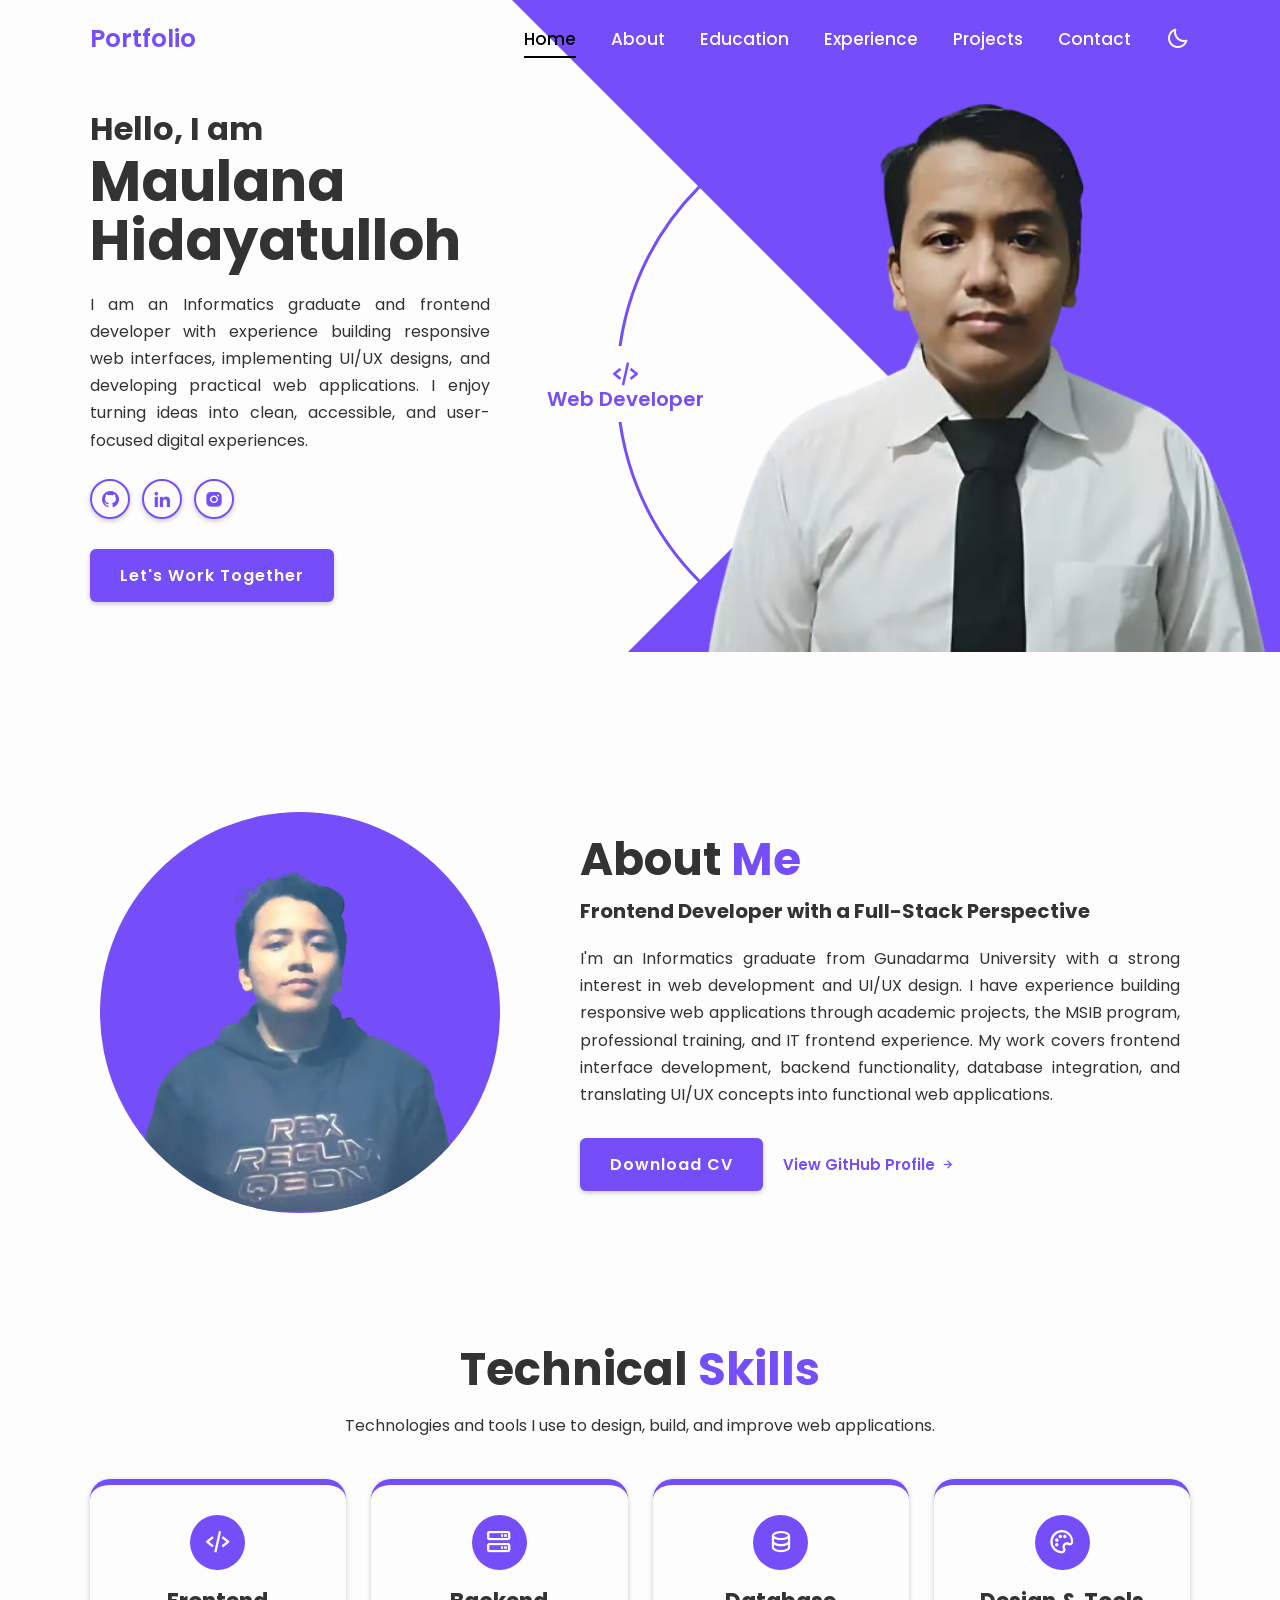
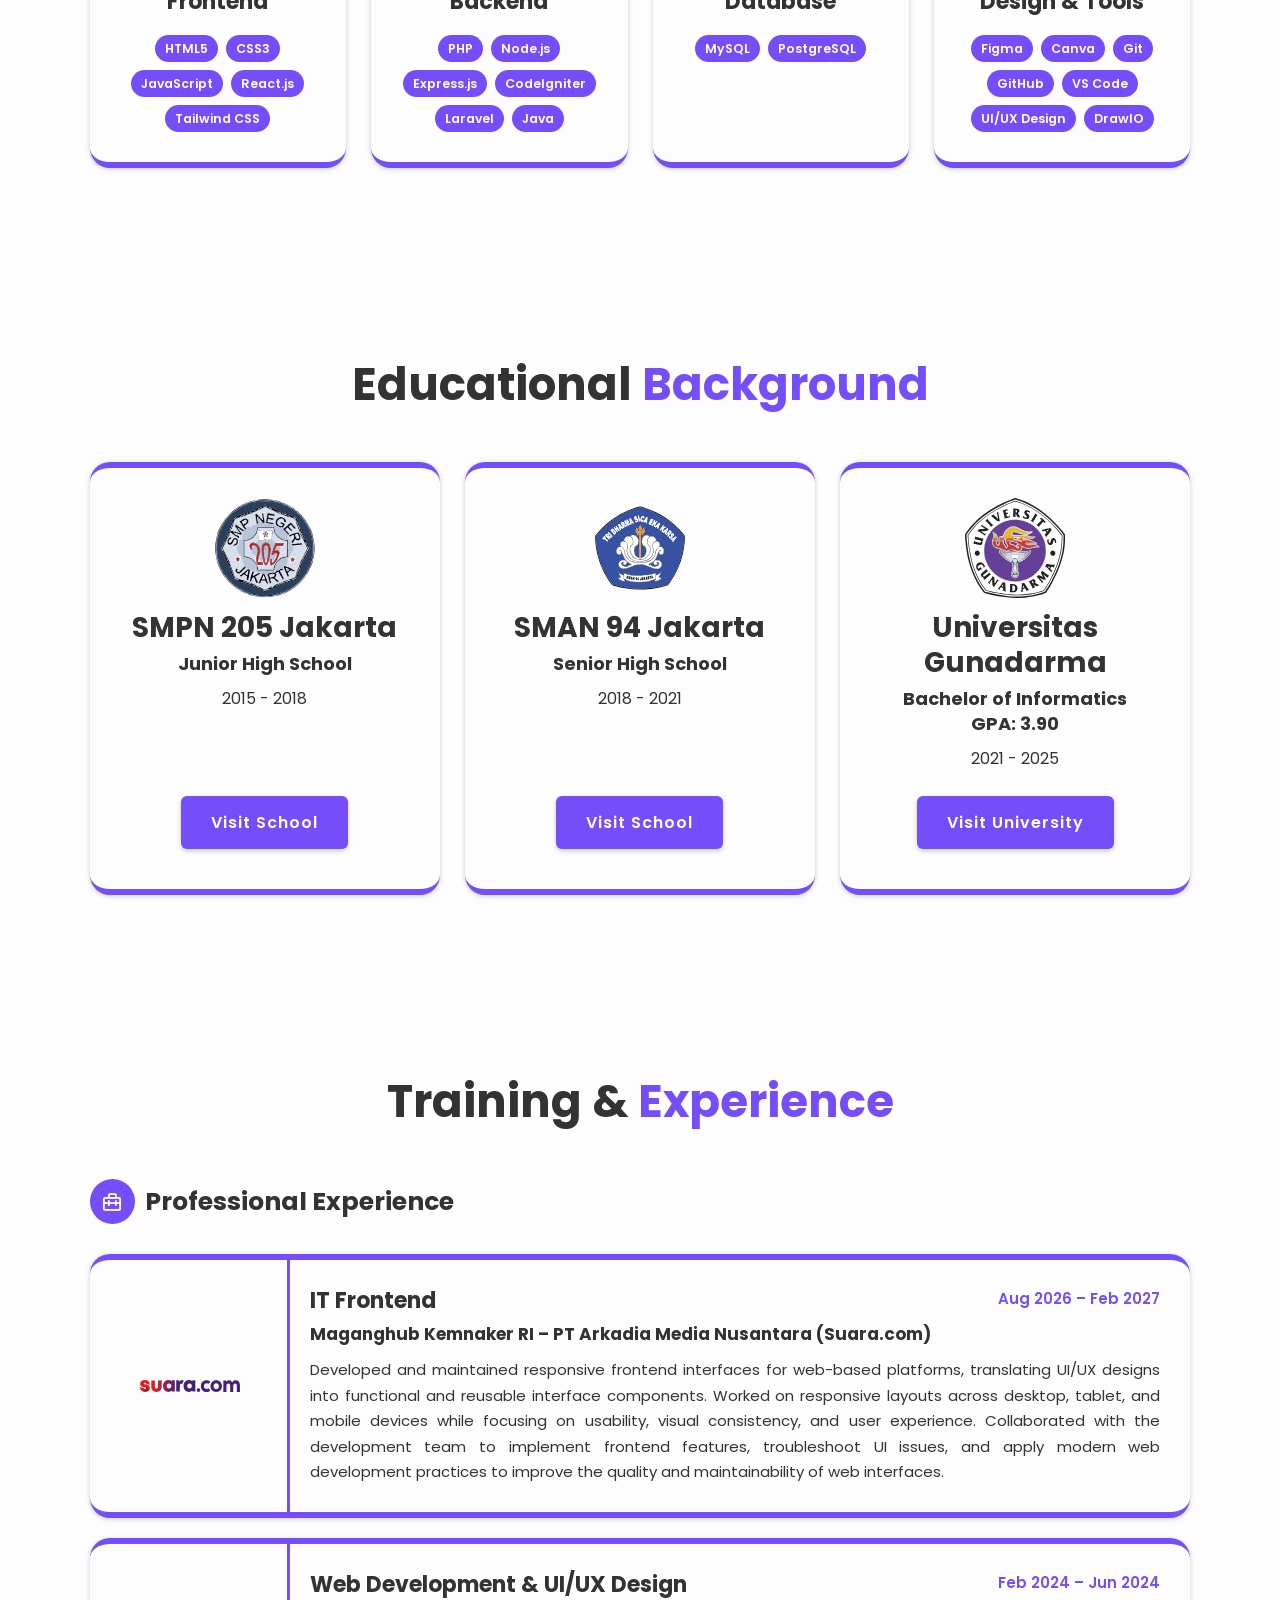
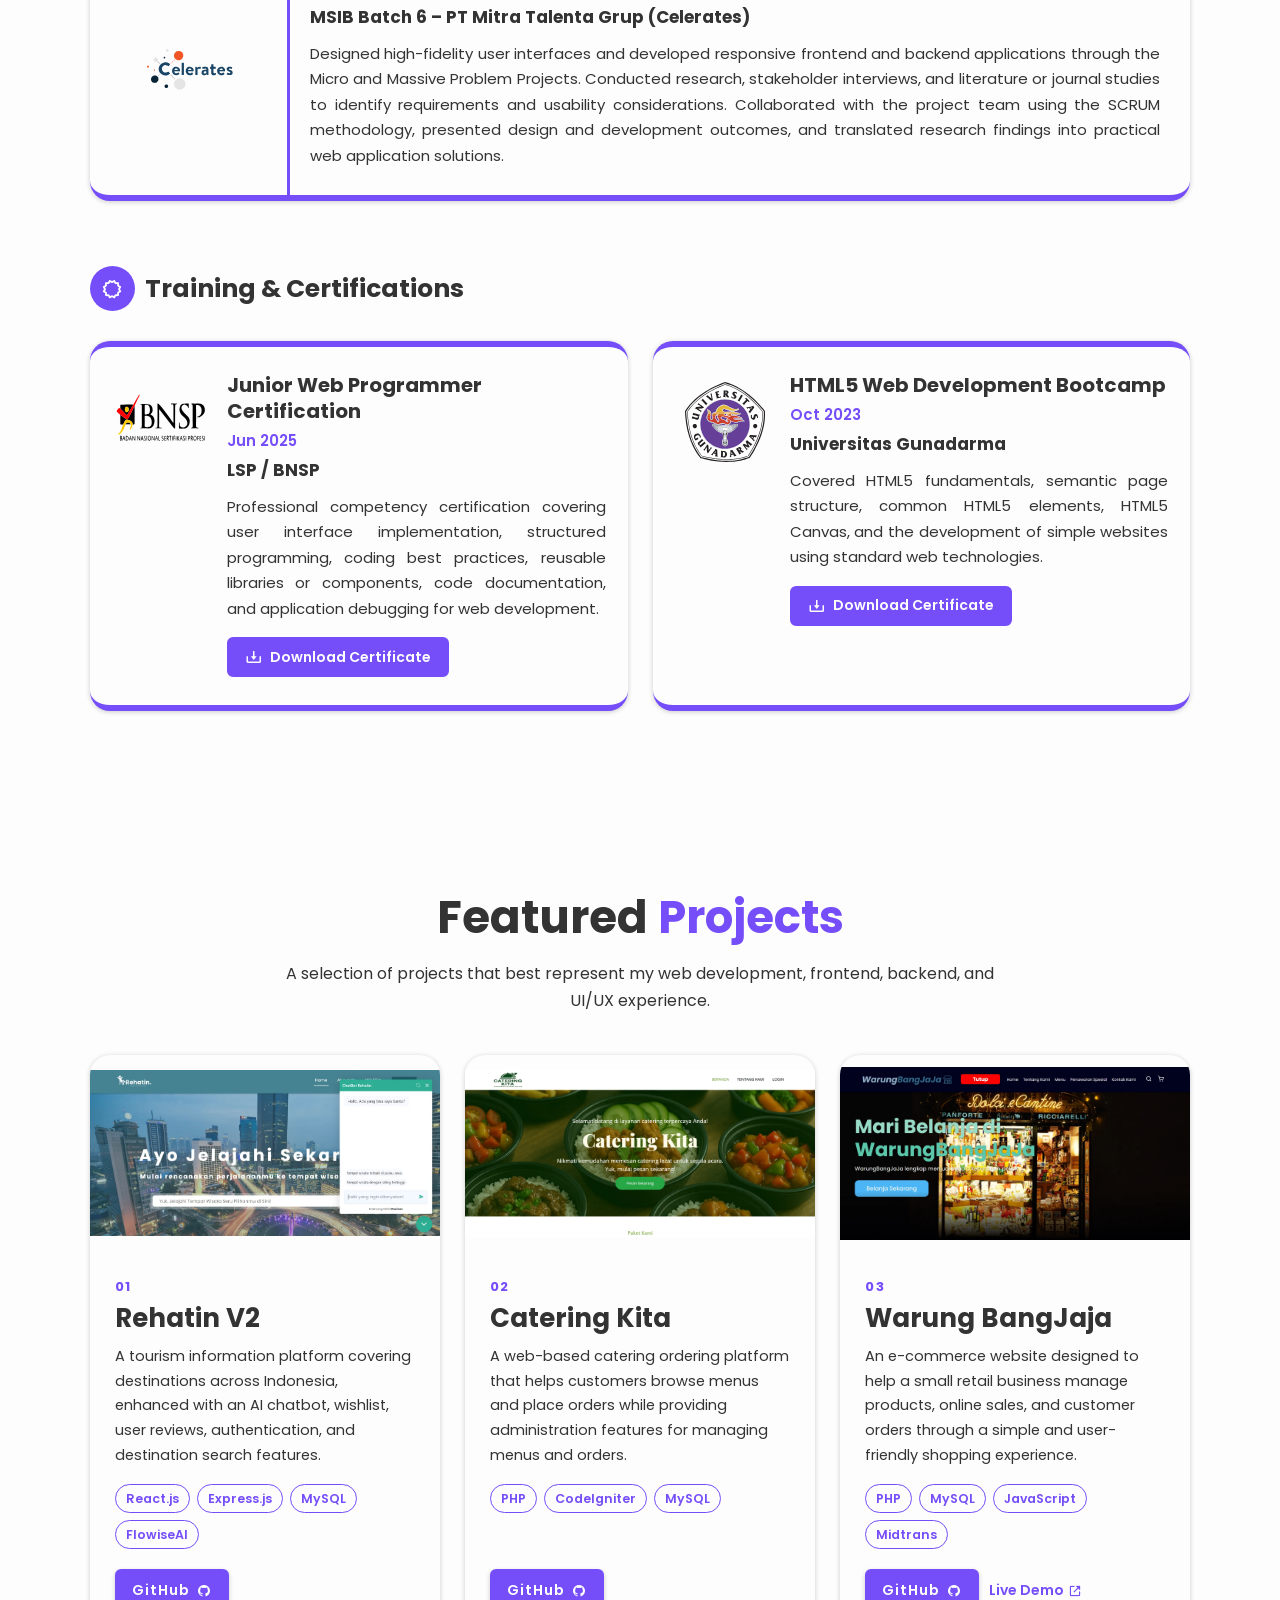
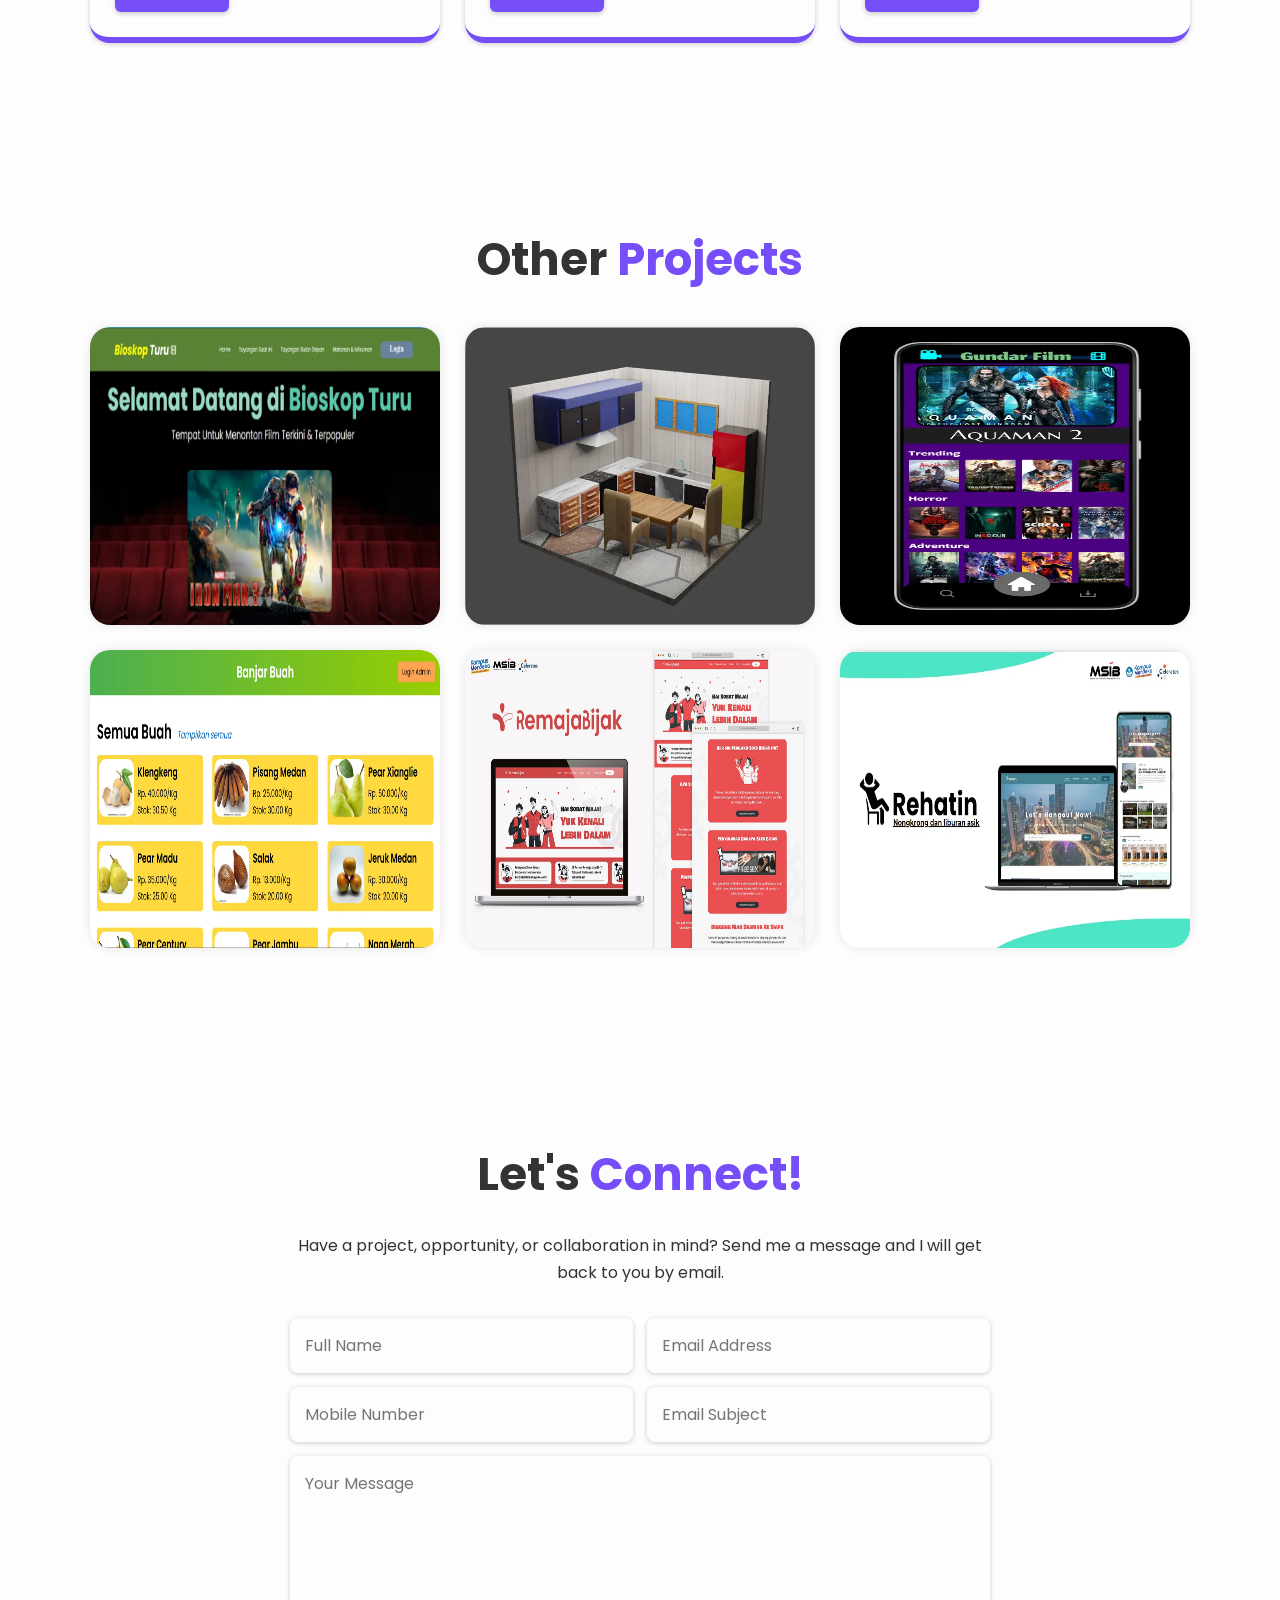
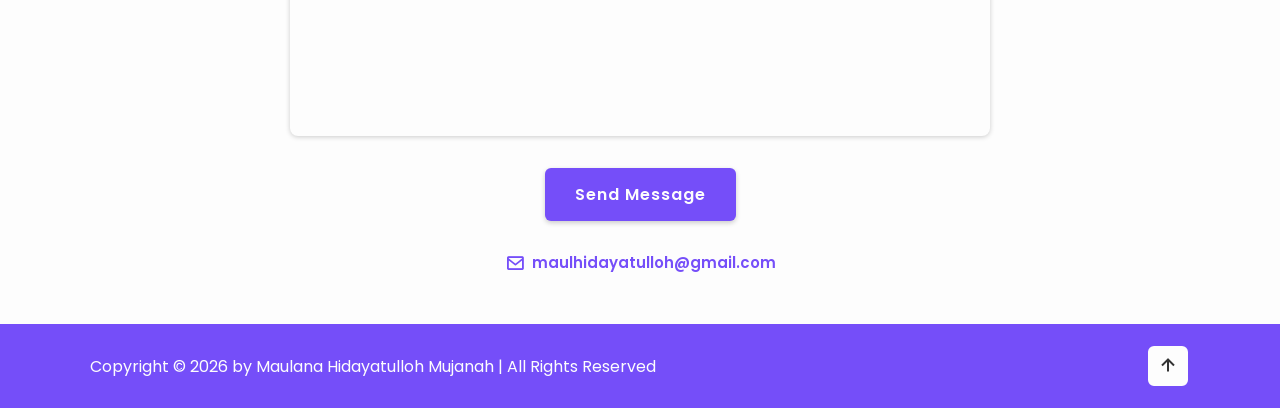
<file: index.html>
<!doctype html>
<html lang="en">
  <head>
    <meta charset="UTF-8" />
    <meta http-equiv="X-UA-Compatible" content="IE=edge" />
    <meta name="viewport" content="width=device-width, initial-scale=1.0" />

    <title>Maulana Hidayatulloh Mujanah | Portfolio</title>
    <meta
      name="description"
      content="Portfolio of Maulana Hidayatulloh Mujanah, an Informatics graduate and frontend developer experienced in responsive web development, UI/UX design, and full-stack web projects."
    />
    <meta
      name="keywords"
      content="Maulana Hidayatulloh Mujanah, Frontend Developer, Web Developer, UI/UX Designer, React Developer, JavaScript Developer, PHP Developer, Gunadarma"
    />
    <meta name="author" content="Maulana Hidayatulloh Mujanah" />
    <meta name="robots" content="index, follow, max-image-preview:large" />
    <meta name="googlebot" content="index, follow" />
    <meta name="theme-color" content="#754ef9" />
    <link
      rel="canonical"
      href="https://maulanahidayatulloh.github.io/portfolio-MaulanaHidayatullohMujanah/"
    />
    <link rel="icon" type="image/svg+xml" href="images/Icon.svg" />

    <!-- Open Graph -->
    <meta property="og:type" content="website" />
    <meta
      property="og:title"
      content="Maulana Hidayatulloh Mujanah | Frontend Developer"
    />
    <meta
      property="og:description"
      content="Explore the portfolio, experience, skills, certifications, and web development projects of Maulana Hidayatulloh Mujanah."
    />
    <meta
      property="og:url"
      content="https://maulanahidayatulloh.github.io/portfolio-MaulanaHidayatullohMujanah/"
    />
    <meta
      property="og:site_name"
      content="Maulana Hidayatulloh Mujanah Portfolio"
    />
    <meta
      property="og:image"
      content="https://maulanahidayatulloh.github.io/portfolio-MaulanaHidayatullohMujanah/images/Foto_Profil_Maulana.webp"
    />
    <meta
      property="og:image:alt"
      content="Maulana Hidayatulloh Mujanah - Frontend Developer"
    />

    <!-- Twitter Card -->
    <meta name="twitter:card" content="summary_large_image" />
    <meta
      name="twitter:title"
      content="Maulana Hidayatulloh Mujanah | Frontend Developer"
    />
    <meta
      name="twitter:description"
      content="Portfolio, experience, skills, certifications, and web development projects by Maulana Hidayatulloh Mujanah."
    />
    <meta
      name="twitter:image"
      content="https://hidayatulloh.github.io/images/Foto_Profil_Maulana.webp"
    />

    <!-- Structured Data -->
    <script type="application/ld+json">
      {
        "@context": "https://schema.org",
        "@type": "Person",
        "name": "Maulana Hidayatulloh Mujanah",
        "url": "https://maulanahidayatulloh.github.io/portfolio-MaulanaHidayatullohMujanah/",
        "image": "https://maulanahidayatulloh.github.io/portfolio-MaulanaHidayatullohMujanah/images/Foto_Profil_Maulana.webp",
        "jobTitle": "Frontend Developer",
        "description": "Informatics graduate and frontend developer focused on responsive web development, UI/UX design, and full-stack web projects.",
        "alumniOf": {
          "@type": "CollegeOrUniversity",
          "name": "Universitas Gunadarma",
          "url": "https://gunadarma.ac.id/"
        },
        "sameAs": [
          "https://github.com/MaulanaHidayatulloh",
          "https://www.linkedin.com/in/maulanahidayatulloh",
          "https://www.instagram.com/maulana_x13/"
        ]
      }
    </script>

    <script type="application/ld+json">
      {
        "@context": "https://schema.org",
        "@type": "WebSite",
        "name": "Maulana Hidayatulloh Mujanah Portfolio",
        "url": "https://maulanahidayatulloh.github.io/portfolio-MaulanaHidayatullohMujanah/",
        "description": "Personal portfolio website of Maulana Hidayatulloh Mujanah, Frontend Developer and Web Developer."
      }
    </script>

    <!-- Box Icons -->
    <link
      href="https://unpkg.com/boxicons@2.1.4/css/boxicons.min.css"
      rel="stylesheet"
    />

    <!-- CSS -->
    <link rel="stylesheet" href="css/style.css" />
  </head>
  <body>
    <!-- Header -->
    <header class="header">
      <a href="#home" class="logo" aria-label="Go to homepage">Portfolio</a>

      <nav class="navbar" aria-label="Primary navigation">
        <a id="home-navbar" href="#home" class="active">Home</a>
        <a href="#about">About</a>
        <a href="#education">Education</a>
        <a href="#experience">Experience</a>
        <a href="#projects">Projects</a>
        <a href="#contact">Contact</a>
      </nav>

      <button
        type="button"
        class="bx bx-moon"
        id="darkMode-icon"
        aria-label="Toggle dark mode"
      ></button>

      <button
        type="button"
        class="bx bx-menu"
        id="menu-icon"
        aria-label="Open navigation menu"
        aria-expanded="false"
      ></button>
    </header>

    <main>
      <!-- Home Section -->
      <section class="home" id="home" aria-labelledby="home-title">
        <div class="home-content">
          <h3>Hello, I am</h3>
          <h1 id="home-title">Maulana Hidayatulloh</h1>
          <p>
            I am an Informatics graduate and frontend developer with experience
            building responsive web interfaces, implementing UI/UX designs, and
            developing practical web applications. I enjoy turning ideas into
            clean, accessible, and user-focused digital experiences.
          </p>

          <div class="social-media" aria-label="Social media links">
            <a
              href="https://github.com/MaulanaHidayatulloh"
              target="_blank"
              rel="noopener noreferrer"
              aria-label="GitHub profile"
              ><i class="bx bxl-github"></i
            ></a>
            <a
              href="https://www.linkedin.com/in/maulanahidayatulloh"
              target="_blank"
              rel="noopener noreferrer"
              aria-label="LinkedIn profile"
              ><i class="bx bxl-linkedin"></i
            ></a>
            <a
              href="https://www.instagram.com/maulana_x13/"
              target="_blank"
              rel="noopener noreferrer"
              aria-label="Instagram profile"
              ><i class="bx bxl-instagram-alt"></i
            ></a>
          </div>

          <a href="#contact" class="btn">Let's Work Together</a>
        </div>

        <div class="profession-container" aria-hidden="true">
          <div class="profession-box">
            <div class="profession" style="--i: 0">
              <i class="bx bx-code-alt"></i>
              <h3>Web Developer</h3>
            </div>
            <div class="profession" style="--i: 1">
              <i class="bx bx-laptop"></i>
              <h3>Frontend Dev</h3>
            </div>
            <div class="profession" style="--i: 2">
              <i class="bx bx-data"></i>
              <h3>Backend Dev</h3>
            </div>
            <div class="profession" style="--i: 3">
              <i class="bx bx-palette"></i>
              <h3>UI/UX Designer</h3>
            </div>
            <div class="circle"></div>
          </div>
          <div class="overlay"></div>
        </div>

        <div class="home-img">
          <img
            src="images/Foto_Profil_Maulana.webp"
            alt="Maulana Hidayatulloh Mujanah, Frontend Developer"
          />
        </div>
      </section>

      <!-- About Section -->
      <section class="about" id="about">
        <div class="about-img">
          <img src="images/maulana.webp" alt="" />
        </div>

        <div class="about-content">
          <h2 class="heading">About <span> Me</span></h2>
          <h3>Frontend Developer with a Full-Stack Perspective</h3>
          <p>
            I'm an Informatics graduate from Gunadarma University with a strong
            interest in web development and UI/UX design. I have experience
            building responsive web applications through academic projects, the
            MSIB program, professional training, and IT frontend experience. My
            work covers frontend interface development, backend functionality,
            database integration, and translating UI/UX concepts into functional
            web applications.
          </p>

          <div class="about-actions">
            <a
              href="data/CV_Maulana Hidayatulloh Mujanah.pdf"
              download="CV_Maulana Hidayatulloh Mujanah.pdf"
              class="btn"
              >Download CV</a
            >
            <a
              href="https://github.com/MaulanaHidayatulloh"
              class="text-link"
              target="_blank"
              rel="noopener noreferrer"
              >View GitHub Profile <i class="bx bx-right-arrow-alt"></i
            ></a>
          </div>
        </div>
      </section>

      <!-- Skills Section -->
      <section class="skills" id="skills" aria-labelledby="skills-title">
        <h2 class="heading" id="skills-title">Technical <span>Skills</span></h2>
        <p class="section-intro">
          Technologies and tools I use to design, build, and improve web
          applications.
        </p>

        <div class="skills-container">
          <article class="skill-card">
            <div class="skill-card-icon"><i class="bx bx-code-alt"></i></div>
            <h3>Frontend</h3>
            <div class="skill-tags">
              <span>HTML5</span><span>CSS3</span><span>JavaScript</span>
              <span>React.js</span><span>Tailwind CSS</span>
            </div>
          </article>

          <article class="skill-card">
            <div class="skill-card-icon"><i class="bx bx-server"></i></div>
            <h3>Backend</h3>
            <div class="skill-tags">
              <span>PHP</span><span>Node.js</span><span>Express.js</span>
              <span>CodeIgniter</span><span>Laravel</span><span>Java</span>
            </div>
          </article>

          <article class="skill-card">
            <div class="skill-card-icon"><i class="bx bx-data"></i></div>
            <h3>Database</h3>
            <div class="skill-tags">
              <span>MySQL</span><span>PostgreSQL</span>
            </div>
          </article>

          <article class="skill-card">
            <div class="skill-card-icon"><i class="bx bx-palette"></i></div>
            <h3>Design & Tools</h3>
            <div class="skill-tags">
              <span>Figma</span><span>Canva</span><span>Git</span
              ><span>GitHub</span> <span>VS Code</span><span>UI/UX Design</span
              ><span>DrawIO</span>
            </div>
          </article>
        </div>
      </section>

      <!-- Education Section -->
      <section
        class="education"
        id="education"
        aria-labelledby="education-title"
      >
        <h2 class="heading" id="education-title">
          Educational <span>Background</span>
        </h2>

        <div class="education-container">
          <div class="education-box">
            <img
              src="images/smpn-205.svg"
              alt="SMPN 205 Jakarta logo"
              loading="lazy"
            />
            <h3>SMPN 205 Jakarta</h3>
            <h4>Junior High School</h4>
            <p>2015 - 2018</p>
            <a
              href="https://smpn205jkt.sch.id/main"
              class="btn"
              target="_blank"
              rel="noopener noreferrer"
              >Visit School</a
            >
          </div>
          <div class="education-box">
            <img
              src="images/sma-94.svg"
              alt="SMAN 94 Jakarta logo"
              loading="lazy"
            />
            <h3>SMAN 94 Jakarta</h3>
            <h4>Senior High School</h4>
            <p>2018 - 2021</p>
            <a
              href="https://www.sman94jakarta.sch.id/"
              class="btn"
              target="_blank"
              rel="noopener noreferrer"
              >Visit School</a
            >
          </div>
          <div class="education-box">
            <img
              src="images/gunadarma.svg"
              alt="Universitas Gunadarma logo"
              loading="lazy"
            />
            <h3>Universitas Gunadarma</h3>
            <h4>Bachelor of Informatics <br />GPA: 3.90</h4>
            <p>2021 - 2025</p>
            <a
              href="https://gunadarma.ac.id/"
              class="btn"
              target="_blank"
              rel="noopener noreferrer"
              >Visit University</a
            >
          </div>
        </div>
      </section>

      <!-- Training & Experience Section -->
      <section
        class="experience"
        id="experience"
        aria-labelledby="experience-title"
      >
        <h2 class="heading" id="experience-title">
          Training & <span>Experience</span>
        </h2>

        <div class="experience-content">
          <div class="experience-group">
            <div class="experience-group-title">
              <i class="bx bx-briefcase-alt-2"></i>
              <h3>Professional Experience</h3>
            </div>

            <article class="experience-card">
              <div class="experience-card-icon">
                <img
                  src="images/suara.svg"
                  alt="Suara.com logo"
                  loading="lazy"
                />
              </div>
              <div class="experience-card-content">
                <div class="experience-card-header">
                  <h4>IT Frontend</h4>
                  <span>Aug 2026 – Feb 2027</span>
                </div>
                <h5>
                  Maganghub Kemnaker RI – PT Arkadia Media Nusantara (Suara.com)
                </h5>
                <p>
                  Developed and maintained responsive frontend interfaces for
                  web-based platforms, translating UI/UX designs into functional
                  and reusable interface components. Worked on responsive
                  layouts across desktop, tablet, and mobile devices while
                  focusing on usability, visual consistency, and user
                  experience. Collaborated with the development team to
                  implement frontend features, troubleshoot UI issues, and apply
                  modern web development practices to improve the quality and
                  maintainability of web interfaces.
                </p>
              </div>
            </article>

            <article class="experience-card">
              <div class="experience-card-icon">
                <img
                  src="images/celerates.svg"
                  alt="Celerates logo"
                  loading="lazy"
                />
              </div>
              <div class="experience-card-content">
                <div class="experience-card-header">
                  <h4>Web Development & UI/UX Design</h4>
                  <span>Feb 2024 – Jun 2024</span>
                </div>
                <h5>MSIB Batch 6 – PT Mitra Talenta Grup (Celerates)</h5>
                <p>
                  Designed high-fidelity user interfaces and developed
                  responsive frontend and backend applications through the Micro
                  and Massive Problem Projects. Conducted research, stakeholder
                  interviews, and literature or journal studies to identify
                  requirements and usability considerations. Collaborated with
                  the project team using the SCRUM methodology, presented design
                  and development outcomes, and translated research findings
                  into practical web application solutions.
                </p>
              </div>
            </article>
          </div>

          <div class="experience-group">
            <div class="experience-group-title">
              <i class="bx bx-certification"></i>
              <h3>Training & Certifications</h3>
            </div>

            <div class="training-grid">
              <article class="training-card">
                <div class="training-icon">
                  <img src="images/bnsp.svg" alt="BNSP logo" loading="lazy" />
                </div>
                <div>
                  <div class="training-card-header">
                    <h4>Junior Web Programmer Certification</h4>
                    <span>Jun 2025</span>
                  </div>
                  <h5>LSP / BNSP</h5>
                  <p>
                    Professional competency certification covering user
                    interface implementation, structured programming, coding
                    best practices, reusable libraries or components, code
                    documentation, and application debugging for web
                    development.
                  </p>
                  <a
                    href="data/Sertifikat Kompetensi LSP -  JWP.pdf"
                    class="certificate-btn"
                    download
                    aria-label="Download Junior Web Programmer certificate"
                  >
                    <i class="bx bx-download"></i> Download Certificate
                  </a>
                </div>
              </article>

              <article class="training-card">
                <div class="training-icon">
                  <img
                    src="images/gunadarma.svg"
                    alt="Universitas Gunadarma logo"
                    loading="lazy"
                  />
                </div>
                <div>
                  <div class="training-card-header">
                    <h4>HTML5 Web Development Bootcamp</h4>
                    <span>Oct 2023</span>
                  </div>
                  <h5>Universitas Gunadarma</h5>
                  <p>
                    Covered HTML5 fundamentals, semantic page structure, common
                    HTML5 elements, HTML5 Canvas, and the development of simple
                    websites using standard web technologies.
                  </p>
                  <a
                    href="data/Sertifikat_HTML5.pdf"
                    class="certificate-btn"
                    download
                    aria-label="Download HTML5 bootcamp certificate"
                  >
                    <i class="bx bx-download"></i> Download Certificate
                  </a>
                </div>
              </article>
            </div>
          </div>
        </div>
      </section>

      <!-- Featured Projects -->
      <section class="featured-projects" aria-labelledby="featured-title">
        <h2 class="heading" id="featured-title">
          Featured <span>Projects</span>
        </h2>
        <p class="section-intro">
          A selection of projects that best represent my web development,
          frontend, backend, and UI/UX experience.
        </p>

        <div class="featured-projects-container">
          <article class="featured-project-card">
            <div class="featured-project-image">
              <img
                src="images/RehatinV2.webp"
                alt="Rehatin V2 tourism website interface"
                loading="lazy"
              />
            </div>
            <div class="featured-project-content">
              <span class="project-number">01</span>
              <h3>Rehatin V2</h3>
              <p>
                A tourism information platform covering destinations across
                Indonesia, enhanced with an AI chatbot, wishlist, user reviews,
                authentication, and destination search features.
              </p>
              <div class="project-tech">
                <span>React.js</span><span>Express.js</span><span>MySQL</span
                ><span>FlowiseAI</span>
              </div>
              <div class="featured-project-actions">
                <a
                  href="https://github.com/MaulanaHidayatulloh/Rehatin_V2"
                  target="_blank"
                  rel="noopener noreferrer"
                  class="btn"
                  style="gap: 0.7rem"
                  >GitHub <i class="bx bxl-github"></i
                ></a>
              </div>
            </div>
          </article>

          <article class="featured-project-card">
            <div class="featured-project-image">
              <img
                src="images/CateringKita.webp"
                alt="Catering Kita web application interface"
                loading="lazy"
              />
            </div>
            <div class="featured-project-content">
              <span class="project-number">02</span>
              <h3>Catering Kita</h3>
              <p>
                A web-based catering ordering platform that helps customers
                browse menus and place orders while providing administration
                features for managing menus and orders.
              </p>
              <div class="project-tech">
                <span>PHP</span><span>CodeIgniter</span><span>MySQL</span>
              </div>
              <div class="featured-project-actions">
                <a
                  href="https://github.com/MaulanaHidayatulloh/Catering-Kita"
                  target="_blank"
                  rel="noopener noreferrer"
                  class="btn"
                  style="gap: 0.7rem"
                  >GitHub <i class="bx bxl-github"></i
                ></a>
              </div>
            </div>
          </article>

          <article class="featured-project-card">
            <div class="featured-project-image">
              <img
                src="images/warung-bangjaja.webp"
                alt="Warung BangJaja e-commerce website interface"
                loading="lazy"
              />
            </div>
            <div class="featured-project-content">
              <span class="project-number">03</span>
              <h3>Warung BangJaja</h3>
              <p>
                An e-commerce website designed to help a small retail business
                manage products, online sales, and customer orders through a
                simple and user-friendly shopping experience.
              </p>
              <div class="project-tech">
                <span>PHP</span><span>MySQL</span><span>JavaScript</span
                ><span>Midtrans</span>
              </div>
              <div class="featured-project-actions">
                <a
                  href="https://github.com/MaulanaHidayatulloh/warungbangjaja"
                  target="_blank"
                  rel="noopener noreferrer"
                  class="btn"
                  style="gap: 0.7rem"
                  >GitHub <i class="bx bxl-github"></i
                ></a>
                <a
                  href="https://warung-bangjaja.free.nf"
                  target="_blank"
                  rel="noopener noreferrer"
                  class="project-secondary-link"
                  >Live Demo <i class="bx bx-link-external"></i
                ></a>
              </div>
            </div>
          </article>
        </div>
      </section>

      <!-- Projects Section -->
      <section class="projects" id="projects" aria-labelledby="projects-title">
        <h2 class="heading" id="projects-title">Other <span>Projects</span></h2>

        <div class="projects-container">
          <div class="project-box">
            <img
              src="images/bioskop.webp"
              alt="Online cinema ticket website project"
              loading="lazy"
            />
            <div class="projects-layer">
              <h4>Online Cinema Tickets</h4>
              <p>Online cinema ticket booking website.</p>
              <a
                href="https://bioskop-turu.netlify.app/"
                target="_blank"
                rel="noopener noreferrer"
                aria-label="View Online Cinema Tickets project"
                ><i class="bx bx-link-external"></i
              ></a>
            </div>
          </div>

          <div class="project-box">
            <img
              src="images/Blender.webp"
              alt="Kitchen room 3D Blender project"
              loading="lazy"
            />
            <div class="projects-layer">
              <h4>Kitchen Room</h4>
              <p>3D kitchen room visualization created with Blender 3.6.</p>
              <a
                href="https://drive.google.com/drive/folders/1SsGVpHUh2cP1XCIk-VESFyO1y9K7Zlhc?usp=sharing"
                target="_blank"
                rel="noopener noreferrer"
                aria-label="View Kitchen Room project"
                ><i class="bx bx-link-external"></i
              ></a>
            </div>
          </div>

          <div class="project-box">
            <img
              src="images/figma_gundarfilm.webp"
              alt="Gundar Film UI design created in Figma"
              loading="lazy"
            />
            <div class="projects-layer">
              <h4>Gundar Film</h4>
              <p>Movie platform UI/UX concept designed in Figma.</p>
              <a
                href="https://www.figma.com/proto/qvcgOhkusxSLY58AXQ5LIm/Gundar-Film?node-id=1-2&t=9zVfpcEtoTEcHJ6E-1&scaling=scale-down&content-scaling=fixed&page-id=0%3A1&starting-point-node-id=1%3A2"
                target="_blank"
                rel="noopener noreferrer"
                aria-label="View Gundar Film Figma project"
                ><i class="bx bx-link-external"></i
              ></a>
            </div>
          </div>

          <div class="project-box">
            <img
              src="images/banjar_buah.webp"
              alt="Banjar Buah website project"
              loading="lazy"
            />
            <div class="projects-layer">
              <h4>Banjar Buah</h4>
              <p>
                Inventory management website for an MSME fruit shop in the
                Tangerang area.
              </p>
              <a
                href="https://banjarbuah.rf.gd/"
                target="_blank"
                rel="noopener noreferrer"
                aria-label="View Banjar Buah project"
                ><i class="bx bx-link-external"></i
              ></a>
            </div>
          </div>

          <div class="project-box">
            <img
              src="images/RemajaBijak.webp"
              alt="RemajaBijak educational website and quiz"
              loading="lazy"
            />
            <div class="projects-layer">
              <h4>RemajaBijak</h4>
              <p>
                Educational website featuring articles and an interactive quiz.
              </p>
              <a
                href="https://maulanahidayatulloh.github.io/RemajaBijak/"
                target="_blank"
                rel="noopener noreferrer"
                aria-label="View RemajaBijak project"
                ><i class="bx bx-link-external"></i
              ></a>
            </div>
          </div>

          <div class="project-box">
            <img
              src="images/rehatin.webp"
              alt="Rehatin travel and hangout website project"
              loading="lazy"
            />
            <div class="projects-layer">
              <h4>Rehatin</h4>
              <p>
                Web application for discovering hangout, travel, and
                entertainment destinations.
              </p>
              <a
                href="https://github.com/MaulanaHidayatulloh/Rehatin"
                target="_blank"
                rel="noopener noreferrer"
                aria-label="View Rehatin project"
                ><i class="bx bx-link-external"></i
              ></a>
            </div>
          </div>
        </div>
      </section>

      <!-- Contact Section -->
      <section class="contact" id="contact" aria-labelledby="contact-title">
        <h2 class="heading" id="contact-title">Let's <span>Connect!</span></h2>
        <p class="section-intro">
          Have a project, opportunity, or collaboration in mind? Send me a
          message and I will get back to you by email.
        </p>

        <form id="contact-form">
          <div class="input-box">
            <input
              type="text"
              name="name"
              placeholder="Full Name"
              aria-label="Full Name"
              required
            />
            <input
              type="email"
              name="email"
              placeholder="Email Address"
              aria-label="Email Address"
              required
            />
          </div>
          <div class="input-box">
            <input
              type="text"
              name="phone"
              placeholder="Mobile Number"
              aria-label="Mobile Number"
            />
            <input
              type="text"
              name="subject"
              placeholder="Email Subject"
              aria-label="Email Subject"
              required
            />
          </div>
          <textarea
            name="message"
            rows="10"
            placeholder="Your Message"
            aria-label="Your Message"
            required
          ></textarea>
          <button type="submit" class="btn">Send Message</button>
        </form>

        <a class="contact-email" href="mailto:maulhidayatulloh@gmail.com">
          <i class="bx bx-envelope"></i> maulhidayatulloh@gmail.com
        </a>
      </section>
    </main>

    <!-- Footer -->
    <footer class="footer">
      <div class="footer-text">
        <p>
          Copyright &copy; 2026 by Maulana Hidayatulloh Mujanah | All Rights
          Reserved
        </p>
      </div>
      <div class="footer-iconTop">
        <a href="#home" aria-label="Back to top"
          ><i class="bx bx-up-arrow-alt"></i
        ></a>
      </div>
    </footer>

    <!-- Scroll reveal -->
    <!-- <script src="https://unpkg.com/scrollreveal"></script> -->

    <!-- Java Script -->
    <script src="js/script.js"></script>
  </body>
</html>
</file>
<file: css/style.css>
@import url("https://fonts.googleapis.com/css2?family=Poppins:wght@300;400;500;600;700;800;900&display=swap");

* {
  margin: 0;
  padding: 0;
  box-sizing: border-box;
  text-decoration: none;
  border: none;
  outline: none;
  scroll-behavior: smooth;
  font-family: "Poppins", sans-serif;
}

:root {
  --bg-color: #fdfdfd;
  --text-color: #333;
  --main-color: #754ef9;
  --white-color: #fdfdfd;
  --shadow-color: rgba(0, 0, 0, 0.2);
}

.dark-mode {
  --bg-color: #0b061f;
  --text-color: #fdfdfd;
  --shadow-color: rgba(0, 0, 0, 0.7);
}

html {
  font-size: 62.5%;
  overflow-x: hidden;
  scroll-behavior: smooth;
}

body {
  min-width: 320px;
  overflow-x: hidden;
  background: var(--bg-color);
  color: var(--text-color);
}

section {
  width: 100%;
  min-height: auto;
  padding: 10rem 7% 5rem;
}

img {
  display: block;
  max-width: 100%;
}

button,
input,
textarea {
  font: inherit;
}

/* Header */
.header {
  position: fixed;
  top: 0;
  left: 0;
  width: 100%;
  padding: 2rem 7%;
  background: transparent;
  display: flex;
  align-items: center;
  z-index: 1000;
  transition: 0.3s ease;
}

.header.sticky {
  background: var(--bg-color);
  box-shadow: 0 0.1rem 1rem var(--shadow-color);
}

.logo {
  flex-shrink: 0;
  margin-right: auto;
  font-size: 2.5rem;
  color: var(--main-color);
  font-weight: 600;
  cursor: default;
}

.navbar {
  display: flex;
  align-items: center;
}

.navbar a {
  position: relative;
  font-size: 1.7rem;
  color: var(--white-color);
  font-weight: 500;
  margin-right: 3.5rem;
  white-space: nowrap;
}

.header.sticky .navbar a {
  color: var(--text-color);
}

.header.sticky .navbar a.active {
  color: var(--main-color);
}

.navbar a.active::before {
  content: "";
  position: absolute;
  left: 0;
  bottom: -0.6rem;
  width: 100%;
  height: 0.2rem;
  background: var(--white-color);
}

.header.sticky .navbar a::before {
  background: var(--main-color);
  opacity: 0.7;
}

#darkMode-icon {
  flex-shrink: 0;
  font-size: 2.4rem;
  color: var(--white-color);
  cursor: pointer;
}

.header.sticky #darkMode-icon {
  color: var(--text-color);
}

#menu-icon {
  display: none;
  flex-shrink: 0;
  font-size: 3.6rem;
  color: var(--text-color);
  cursor: pointer;
}

.heading {
  font-size: 4.5rem;
  line-height: 1.2;
  text-align: center;
}

span {
  color: var(--main-color);
}

#home-navbar {
  color: #000;
}

.header.sticky .navbar #home-navbar.active {
  color: var(--main-color);
}

.navbar #home-navbar::before {
  background: #000;
}

.header.sticky .navbar #home-navbar::before {
  background: var(--main-color);
}

/* Section Hero / Home */
.home {
  position: relative;
  display: flex;
  align-items: center;
  min-height: auto;
  padding-top: 10.5rem;
  padding-bottom: 5rem;
  overflow: hidden;
  isolation: isolate;
}

.home .home-content {
  position: relative;
  z-index: 5;
  width: min(40rem, 48%);
}

.home-content h3 {
  font-size: 3.2rem;
  font-weight: 700;
  line-height: 1.5;
}

.home-content h1 {
  font-size: clamp(4.4rem, 4.4vw, 5.6rem);
  font-weight: 700;
  line-height: 1.05;
  margin-bottom: 2rem;
}

.home-content p {
  max-width: 44rem;
  font-size: 1.6rem;
  line-height: 1.7;
  text-align: justify;
}

.home-content .social-media {
  display: flex;
  flex-wrap: wrap;
  align-items: center;
  gap: 1.2rem;
  margin: 2.5rem 0 3rem;
}

.home-content .social-media a {
  display: inline-flex;
  justify-content: center;
  align-items: center;
  width: 4rem;
  height: 4rem;
  background: transparent;
  border: 0.2rem solid var(--main-color);
  border-radius: 50%;
  box-shadow: 0 0.2rem 0.5rem var(--shadow-color);
  font-size: 2rem;
  color: var(--main-color);
  transition: 0.5s ease;
}

.home-content .social-media a:hover {
  background: var(--main-color);
  color: var(--white-color);
}

.btn {
  display: inline-flex;
  justify-content: center;
  align-items: center;
  padding: 1.2rem 2.8rem;
  background: var(--main-color);
  border-radius: 0.6rem;
  box-shadow: 0 0.2rem 0.5rem var(--shadow-color);
  font-size: 1.6rem;
  color: var(--white-color);
  letter-spacing: 0.1rem;
  font-weight: 600;
  border: 0.2rem solid transparent;
  transition: 0.5s ease;
}

.btn:hover {
  background: transparent;
  color: var(--main-color);
  border-color: var(--main-color);
}

.home .profession-container {
  position: absolute;
  top: 0;
  right: 0;
  width: 768px;
  height: 768px;
  overflow: hidden;
  pointer-events: none;
}

.home .profession-container .profession-box {
  position: absolute;
  top: 0;
  right: 0;
  width: 768px;
  height: 768px;
  border-radius: 50%;
  display: flex;
  justify-content: center;
  align-items: center;
  animation: professionRotate 13s ease-out infinite;
}

@keyframes professionRotate {
  0%,
  20% {
    transform: rotate(0deg);
  }

  25%,
  45% {
    transform: rotate(-90deg);
  }

  50%,
  70% {
    transform: rotate(-180deg);
  }

  75%,
  95% {
    transform: rotate(-270deg);
  }

  100% {
    transform: rotate(-360deg);
  }
}

.home .profession-box .profession {
  position: absolute;
  left: 0;
  display: flex;
  align-items: center;
  flex-direction: column;
  color: var(--main-color);
  transform: rotate(calc(360deg / 4 * var(--i))) translateX(35px);
  transform-origin: 384px;
  background: var(--bg-color);
  padding: 13px 0;
}

.home .profession i {
  font-size: 3rem;
}

.home .profession h3 {
  font-size: 2rem;
  line-height: 1;
  font-weight: 600;
}

.home .profession-box .circle {
  width: 73%;
  height: 73%;
  border: 0.3rem solid var(--main-color);
  border-radius: 50%;
}

.home .profession-container .overlay {
  position: absolute;
  top: 0;
  right: 0;
  width: 0;
  height: 0;
  border-top: 38.4rem solid var(--main-color);
  border-right: 38.4rem solid var(--main-color);
  border-bottom: 38.4rem solid var(--main-color);
  border-left: 38.4rem solid transparent;
  opacity: 1;
}

.home-img img {
  position: absolute;
  bottom: 0;
  right: 0;
  height: 100%;
  pointer-events: none;
}

/* About */
.about {
  display: flex;
  justify-content: center;
  align-items: center;
  gap: clamp(4rem, 7vw, 8rem);
  margin-top: 6rem;
}

.about .about-img {
  flex: 0 1 40rem;
}

.about .about-img img {
  width: min(35vw, 40rem);
  min-width: 26rem;
  background-color: var(--main-color);
  border-radius: 50%;
  margin: auto;
}

.about-content {
  flex: 1 1 50rem;
  max-width: 60rem;
}

.about-content h2 {
  text-align: left;
  line-height: 1.2;
}

.about-content h3 {
  font-size: 2rem;
  line-height: 1.4;
  margin-top: 1rem;
}

.about-content p {
  font-size: 1.6rem;
  line-height: 1.7;
  margin: 2rem 0 3rem;
  text-align: justify;
}

.about-actions {
  display: flex;
  flex-wrap: wrap;
  align-items: center;
  gap: 1.5rem 2rem;
}

.text-link {
  display: inline-flex;
  align-items: center;
  gap: 0.5rem;
  color: var(--main-color);
  font-size: 1.5rem;
  font-weight: 600;
  transition: 0.3s ease;
}

.text-link:hover {
  gap: 0.9rem;
}

/* Skills */
.skills {
  padding-top: 8rem;
  padding-bottom: 9rem;
}

.section-intro {
  max-width: 72rem;
  margin: 1.5rem auto 4rem;
  text-align: center;
  font-size: 1.6rem;
  line-height: 1.7;
}

.skills-container {
  max-width: 100%;
  margin: 0 auto;
  display: grid;
  grid-template-columns: repeat(4, minmax(0, 1fr));
  gap: 2.5rem;
}

.skill-card {
  min-width: 0;
  padding: 3rem 2.5rem;
  background: var(--bg-color);
  border-radius: 2rem;
  border-top: 0.6rem solid var(--main-color);
  border-bottom: 0.6rem solid var(--main-color);
  box-shadow: 0 0.1rem 0.5rem var(--shadow-color);
  text-align: center;
  transition: 0.5s ease;
}

.skill-card:hover {
  transform: translateY(-0.4rem);
  box-shadow: 0 0.1rem 2rem var(--shadow-color);
}

.skill-card-icon {
  width: 5.5rem;
  height: 5.5rem;
  margin: 0 auto 1.5rem;
  display: inline-flex;
  align-items: center;
  justify-content: center;
  border-radius: 50%;
  background: var(--main-color);
  color: var(--white-color);
  font-size: 2.8rem;
}

.skill-card h3 {
  font-size: 2.2rem;
  margin-bottom: 1.7rem;
}

.skill-tags {
  display: flex;
  justify-content: center;
  flex-wrap: wrap;
  gap: 0.8rem;
}

.skill-tags span,
.project-tech span {
  display: inline-flex;
  align-items: center;
  justify-content: center;
  padding: 0.6rem 1rem;
  border-radius: 2rem;
  color: var(--white-color);
  background-color: var(--main-color);
  font-size: 1.25rem;
  font-weight: 600;
  line-height: 1.2;
}

/* Education */
.education {
  min-height: auto;
  padding-bottom: 9rem;
}

.education h2 {
  margin-bottom: 5rem;
}

.education .education-container {
  display: grid;
  grid-template-columns: repeat(3, minmax(0, 1fr));
  align-items: stretch;
  gap: 2.5rem;
  max-width: 120rem;
  margin: 0 auto;
}

.education-container .education-box {
  min-width: 0;
  min-height: 39rem;
  display: flex;
  flex-direction: column;
  align-items: center;
  background: var(--bg-color);
  padding: 3rem 2rem 4rem;
  border-radius: 2rem;
  box-shadow: 0 0.1rem 0.5rem var(--shadow-color);
  text-align: center;
  border-top: 0.6rem solid var(--main-color);
  border-bottom: 0.6rem solid var(--main-color);
  transition: 0.5s ease;
}

.education-container .education-box:hover {
  box-shadow: 0 0.1rem 2rem var(--shadow-color);
  transform: translateY(-0.5rem);
}

.education-box img {
  width: 10rem;
  height: 10rem;
  object-fit: contain;
  margin-bottom: 1.2rem;
}

.education-box h3 {
  font-size: 2.8rem;
  line-height: 1.25;
  transition: 0.5s ease;
}

.education-box:hover h3 {
  color: var(--main-color);
}

.education-box h4 {
  font-size: 1.8rem;
  line-height: 1.4;
  margin-top: 0.6rem;
}

.education-box p {
  font-size: 1.6rem;
  margin: 1rem 0 2.5rem;
}

.education-box .btn {
  margin-top: auto;
}

/* TRAINING & EXPERIENCE */
.experience {
  min-height: auto;
  padding-top: 9rem;
  padding-bottom: 9rem;
}

.experience > .heading {
  margin-bottom: 5rem;
}

.experience-content {
  max-width: 120rem;
  margin: 0 auto;
  display: grid;
  gap: 4.5rem;
}

.experience-group {
  width: 100%;
}

.experience-group-title {
  display: flex;
  align-items: center;
  gap: 1rem;
  margin-bottom: 3rem;
}

.experience-group-title i {
  width: 4.5rem;
  height: 4.5rem;
  display: inline-flex;
  align-items: center;
  justify-content: center;
  flex: 0 0 4.5rem;
  border-radius: 50%;
  background: var(--main-color);
  color: var(--white-color);
  font-size: 2.2rem;
}

.experience-group-title h3 {
  font-size: 2.5rem;
  line-height: 1.25;
}

.experience-card,
.training-card {
  background: var(--bg-color);
  border-radius: 2rem;
  border-top: 0.6rem solid var(--main-color);
  border-bottom: 0.6rem solid var(--main-color);
  box-shadow: 0 0.1rem 0.5rem var(--shadow-color);
}

.experience-card {
  position: relative;
  display: flex;
  align-items: center;
  gap: 2rem;
  padding: 2.7rem 3rem;
  margin-bottom: 2rem;
  transition: 0.5s ease;
}

.experience-card:hover,
.training-card:hover {
  box-shadow: 0 0.1rem 2rem var(--shadow-color);
  transform: translateY(-0.4rem);
}

.experience-card-icon,
.training-icon {
  display: inline-flex;
  align-items: center;
  justify-content: center;
  flex: 0 0 auto;
  background: var(--bg-color);
}

.experience-card-icon {
  position: relative;
  align-self: stretch;
  height: auto;
  padding: 0 5rem 0 2rem;
  border-right: 0;
}

.experience-card-icon::after {
  content: "";
  position: absolute;
  top: -2.7rem;
  right: 0;
  bottom: -2.7rem;
  width: 3px;
  background: var(--main-color);
}

.experience-card-icon img {
  width: 10rem;
  object-fit: contain;
  height: 10rem;
}

.training-icon {
  width: 10rem;
  min-width: 10rem;
  min-height: 10rem;
  padding: 0;
  border: none;
  align-items: center;
}

.training-icon img {
  display: block;
  width: 100%;
  height: 8rem;
  object-fit: contain;
}

.experience-card-content {
  min-width: 0;
  flex: 1;
}

.experience-card-header,
.training-card-header {
  display: flex;
  align-items: flex-start;
  justify-content: space-between;
  gap: 2rem;
}

.experience-card-header h4,
.training-card-header h4 {
  font-size: 2.2rem;
  line-height: 1.3;
}

.experience-card-header span,
.training-card-header span {
  flex: 0 0 auto;
  color: var(--main-color);
  font-size: 1.5rem;
  font-weight: 600;
  white-space: nowrap;
}

.experience-card h5,
.training-card h5 {
  font-size: 1.7rem;
  line-height: 1.5;
  margin-top: 0.6rem;
}

.experience-card p,
.training-card p {
  font-size: 1.5rem;
  line-height: 1.7;
  margin-top: 1rem;
  text-align: justify;
}

.training-grid {
  display: grid;
  grid-template-columns: repeat(2, minmax(0, 1fr));
  gap: 2.5rem;
}

.training-card {
  display: flex;
  align-items: flex-start;
  gap: 1.5rem;
  padding: 2.5rem 2.2rem 2.8rem;
  transition: 0.5s ease;
}

.training-card > div:last-child {
  min-width: 0;
}

.training-card-header {
  display: block;
}

.training-card-header h4 {
  font-size: 2rem;
}

.training-card-header span {
  display: block;
  margin-top: 0.5rem;
}

.certificate-btn {
  display: inline-flex;
  align-items: center;
  justify-content: center;
  gap: 0.7rem;
  margin-top: 1.6rem;
  padding: 0.9rem 1.6rem;
  border: 0.2rem solid var(--main-color);
  border-radius: 0.6rem;
  background: var(--main-color);
  color: var(--white-color);
  font-size: 1.4rem;
  font-weight: 600;
  line-height: 1.2;
  transition: 0.3s ease;
}

.certificate-btn i {
  font-size: 1.8rem;
}

.certificate-btn:hover {
  background: transparent;
  color: var(--main-color);
}

/* Featured projects */
.featured-projects {
  padding-top: 9rem;
  padding-bottom: 9rem;
}

.featured-projects-container {
  max-width: 100%;
  margin: 0 auto;
  display: grid;
  grid-template-columns: repeat(3, minmax(0, 1fr));
  gap: 2.5rem;
}

.featured-project-card {
  min-width: 0;
  overflow: hidden;
  display: flex;
  flex-direction: column;
  background: var(--bg-color);
  border-radius: 2rem;
  border-bottom: 0.6rem solid var(--main-color);
  box-shadow: 0 0.1rem 0.5rem var(--shadow-color);
  transition: 0.5s ease;
}

.featured-project-card:hover {
  transform: translateY(-0.4rem);
  box-shadow: 0 0.1rem 2rem var(--shadow-color);
}

.featured-project-image {
  aspect-ratio: 16 / 9;
  overflow: hidden;
}

.featured-project-image img {
  width: 100%;
  height: 100%;
  object-fit: contain;
  transition: 0.5s ease;
}

.featured-project-card:hover .featured-project-image img {
  transform: scale(1.04);
}

.featured-project-content {
  padding: 2.5rem;
  flex: 1;
  display: flex;
  flex-direction: column;
}

.project-number {
  color: var(--main-color);
  font-size: 1.3rem;
  font-weight: 700;
  letter-spacing: 0.15rem;
}

.featured-project-content h3 {
  font-size: 2.6rem;
  line-height: 1.25;
  margin: 0.5rem 0 1rem;
}

.featured-project-content p {
  min-height: 10rem;
  font-size: 1.45rem;
  line-height: 1.7;
}

.project-tech {
  display: flex;
  flex-wrap: wrap;
  gap: 0.7rem;
  margin-top: 1.7rem;
}

.featured-project-actions {
  display: flex;
  align-items: center;
  flex-wrap: wrap;
  gap: 1rem;
  margin-top: auto;
  padding-top: 2rem;
}

.featured-project-actions .btn {
  padding: 0.9rem 1.5rem;
  font-size: 1.4rem;
}

.project-secondary-link {
  display: inline-flex;
  align-items: center;
  gap: 0.4rem;
  color: var(--main-color);
  font-size: 1.4rem;
  font-weight: 600;
}

.project-secondary-link:hover {
  text-decoration: underline;
}

.project-tech span {
  display: inline-flex;
  align-items: center;
  justify-content: center;
  padding: 0.6rem 1rem;
  border-radius: 2rem;
  border: 1px solid var(--main-color);
  color: var(--main-color);
  background-color: transparent;
}

/* Project */
.projects {
  padding-bottom: 10rem;
}

.projects h2 {
  margin-bottom: 4rem;
}

.projects .projects-container {
  display: grid;
  grid-template-columns: repeat(3, minmax(0, 1fr));
  align-items: center;
  gap: 2.5rem;
  margin: 0 auto;
}

.projects .project-box {
  position: relative;
  display: flex;
  border-radius: 2rem;
  box-shadow: 0 0 1rem rgba(0, 0, 0, 0.1);
  overflow: hidden;
  aspect-ratio: 1 / 0.85;
}

.project-box img {
  width: 100%;
  height: 100%;
  transition: 0.5s ease;
}

.project-box:hover img {
  transform: scale(1.1);
}

.project-box .projects-layer {
  position: absolute;
  bottom: 0;
  left: 0;
  width: 100%;
  height: 100%;
  background: linear-gradient(rgba(0, 0, 0, 0.1), var(--main-color));
  color: var(--white-color);
  display: flex;
  justify-content: center;
  align-items: center;
  flex-direction: column;
  text-align: center;
  padding: 0 4rem;
  opacity: 0;
  transition: 0.5s ease;
}

.project-box:hover .projects-layer {
  opacity: 1;
}

.projects-layer h4 {
  font-size: 3rem;
}

.projects-layer p {
  font-size: 1.6rem;
  margin: 0.3rem 0 1rem;
}

.projects-layer a {
  display: inline-flex;
  justify-content: center;
  align-items: center;
  width: 5rem;
  height: 5rem;
  background: var(--white-color);
  border-radius: 50%;
}

.projects-layer a i {
  font-size: 2rem;
  color: #333;
}

/* Contact Me */
.contact h2 {
  margin-bottom: 3rem;
}

.contact form {
  max-width: 70rem;
  margin: 1rem auto;
  text-align: center;
  margin-bottom: 3rem;
}

.contact form .input-box {
  display: flex;
  justify-content: space-between;
  flex-wrap: wrap;
}

.contact form .input-box input,
.contact form textarea {
  width: 100%;
  padding: 1.5rem;
  font-size: 1.6rem;
  color: var(--text-color);
  background-color: var(--bg-color);
  border-radius: 0.8rem;
  margin: 0.7rem 0;
  box-shadow: 0 0.1rem 0.5rem var(--shadow-color);
}

.contact form .input-box input {
  width: 49%;
}

.contact form textarea {
  resize: none;
}

.contact form .btn {
  margin-top: 2rem;
  cursor: pointer;
}

/* Footer */
.footer {
  display: flex;
  justify-content: space-between;
  align-items: center;
  flex-wrap: wrap;
  padding: 2rem 7%;
  background: var(--main-color);
}

.footer-text p {
  font-size: 1.6rem;
  color: var(--white-color);
}

.footer-iconTop a {
  display: inline-flex;
  justify-content: center;
  align-items: center;
  padding: 0.8rem;
  background: var(--white-color);
  border-radius: 0.8rem;
  border: 0.2rem solid var(--main-color);
  outline: 0.2rem solid transparent;
  transition: 0.5s ease;
}

.footer-iconTop a:hover {
  outline-color: var(--white-color);
}

.footer-iconTop a i {
  font-size: 2.4rem;
  color: #333;
}

/* Contact improvements */
.contact .section-intro {
  margin-bottom: 2.5rem;
}

.contact-email {
  display: flex;
  justify-content: center;
  align-items: center;
  gap: 0.7rem;
  width: fit-content;
  margin: 1.5rem auto 0;
  color: var(--main-color);
  font-size: 1.5rem;
  font-weight: 600;
}

.contact-email i {
  font-size: 2rem;
}

button#darkMode-icon,
button#menu-icon {
  background: transparent;
  padding: 0;
}

#darkMode-icon,
#menu-icon {
  border: 0;
}

#darkMode-icon:focus-visible,
#menu-icon:focus-visible,
.navbar a:focus-visible,
.btn:focus-visible,
.text-link:focus-visible,
.project-secondary-link:focus-visible,
.certificate-btn:focus-visible,
.projects-layer a:focus-visible,
.social-media a:focus-visible,
.footer-iconTop a:focus-visible {
  outline: 0.3rem solid var(--main-color);
  outline-offset: 0.3rem;
}

/* ================================
   RESPONSIVE
   ================================ */

/* Large laptop / desktop besar */
@media (min-width: 1440px) {
  section {
    padding: 12rem 7% 5rem;
  }

  .home {
    padding-top: 15rem;
    padding-bottom: 10rem;
  }

  .about-content {
    max-width: 60%;
  }

  .education .education-container,
  .experience-content {
    max-width: 100%;
  }

  .contact form {
    max-width: 80%;
  }
}

/* Laptop kecil / tablet landscape */
@media (max-width: 1250px) {
  html {
    font-size: 55%;
  }

  .header {
    padding-left: 4%;
    padding-right: 4%;
  }

  section {
    padding-left: 5%;
    padding-right: 5%;
  }

  .home {
    padding-top: 15rem;
    padding-bottom: 10rem;
  }

  .home-img img {
    height: 98%;
  }

  .home .home-content {
    width: min(43rem, 48%);
  }

  .home .profession-box .profession {
    transform: rotate(calc(360deg / 4 * var(--i))) translateX(85px);
    transform-origin: 380px;
  }

  .home .profession-box .circle {
    width: 60%;
    height: 60%;
  }

  .home .profession-container .overlay {
    border-left: 48rem solid transparent;
  }

  .education .education-container,
  .experience-content,
  .projects .projects-container {
    max-width: 110rem;
  }

  .skills-container,
  .featured-projects-container {
    max-width: 110rem;
  }

  .skills-container {
    grid-template-columns: repeat(2, minmax(0, 1fr));
  }
}

/* Tablet landscape */
@media (max-width: 1032px) {
  .navbar a {
    margin-right: 2.2rem;
  }

  .home {
    padding-top: 15rem;
    padding-bottom: 10rem;
  }

  .home .home-content {
    width: min(48rem, 52%);
  }

  .home-content h1 {
    font-size: clamp(4rem, 5vw, 5.2rem);
  }

  .home .profession-container {
    width: 760px;
    height: 760px;
  }

  .home .profession-container .profession-box {
    display: none;
  }

  .education,
  .projects {
    padding-bottom: 7rem;
  }

  .education .education-container {
    gap: 2rem;
  }

  .education-container .education-box {
    min-height: 36rem;
    padding: 2.5rem 1.8rem 3.5rem;
  }

  .education-box h3 {
    font-size: 2.4rem;
  }

  .experience {
    padding-top: 7rem;
    padding-bottom: 7rem;
  }

  .training-grid {
    gap: 2rem;
  }

  .experience-card-header,
  .training-card-header {
    gap: 1.2rem;
  }

  .experience-card-header h4,
  .training-card-header h4 {
    font-size: 2rem;
  }

  .contact {
    min-height: auto;
  }

  .footer {
    padding-left: 5%;
    padding-right: 5%;
  }
}

/* Tablet portrait */
@media (max-width: 870px) {
  #menu-icon {
    display: block;
  }

  #darkMode-icon {
    position: absolute;
    right: 10rem;
    font-size: 2.6rem;
    color: var(--text-color);
  }

  .navbar {
    position: absolute;
    top: 100%;
    left: 0;
    width: 100%;
    padding: 1rem 5%;
    background: var(--bg-color);
    border-top: 0.3rem solid var(--main-color);
    box-shadow: 0 0.3rem 1rem var(--main-color);
    display: none;
  }

  .navbar.active {
    display: block;
  }

  .navbar a,
  .navbar a:nth-child(1),
  .navbar a:nth-child(2) {
    display: block;
    font-size: 2rem;
    margin: 2.5rem 0;
    color: var(--text-color);
  }

  .navbar a.active {
    color: var(--main-color);
  }

  .navbar a::before {
    display: none;
  }

  .home {
    min-height: 100vh;
    height: auto;
    padding: 12rem 5% auto;
    display: flex;
    flex-direction: column;
    justify-content: flex-start;
    text-align: center;
    overflow: hidden;
  }

  .home .home-content {
    padding-top: 15rem;
    width: 100%;
    max-width: 100%;
    z-index: 10;
    margin: 0 auto;
  }

  .home-content h3 {
    font-size: 2.6rem;
  }

  .home-content h1 {
    font-size: 5rem;
  }

  .home-content p {
    max-width: 70%;
    margin-left: auto;
    margin-right: auto;
    text-align: center;
  }

  .home-content .social-media {
    justify-content: center;
    margin-top: 2.5rem;
  }

  .home .profession-container {
    position: absolute;
    top: auto;
    right: 50%;
    bottom: -37rem;
    left: auto;
    transform: translateX(50%);
    width: 68rem;
    height: 68rem;
    overflow: visible;
  }

  .home .profession-container .profession-box {
    display: none;
  }

  .home .profession-container .overlay {
    position: fixed;
    top: 0;
    left: 50%;
    right: 0;
    transform: rotate(90deg) translate(-50%, 50%) scaleY(3);
    border-width: 30rem;
  }

  .home-img img {
    display: none;
  }

  .about {
    display: flex;
    justify-content: center;
    align-items: center;
    flex-direction: column;
    text-align: center;
    gap: 3rem;
    width: auto;
    height: auto;
    margin: 0;
    padding-bottom: 0;
  }

  .about .about-img {
    flex: 0 1 auto;
  }

  .about .about-img img {
    width: min(60vw, 35rem);
    min-width: 0;
  }

  .about-content {
    width: 100%;
    max-width: 70rem;
  }

  .about-content h2 {
    text-align: center;
  }

  .about-content p {
    text-align: center;
  }

  .about-actions {
    justify-content: center;
  }

  .education {
    padding-top: 1rem;
  }

  .education h2,
  .projects h2 {
    margin-bottom: 3rem;
  }

  .education .education-container {
    grid-template-columns: repeat(2, minmax(0, 1fr));
    gap: 2rem;
  }

  .education-container .education-box:last-child {
    grid-column: 1 / -1;
    width: calc(50% - 1rem);
    justify-self: center;
  }

  .experience {
    padding-top: 6rem;
    padding-bottom: 6rem;
  }

  .experience > .heading {
    margin-bottom: 3.5rem;
  }

  .experience-group-title {
    margin-bottom: 2rem;
  }

  .experience-card {
    align-items: flex-start;
    gap: 1.5rem;
    padding: 2.5rem 2.2rem;
  }

  .experience-card-icon {
    padding: 0 3rem;
  }

  .experience-card-header {
    flex-direction: column;
    gap: 0.4rem;
  }

  .experience-card-header span {
    white-space: normal;
  }

  .training-grid {
    grid-template-columns: 1fr;
  }

  .training-icon {
    width: 14rem;
  }

  .projects .projects-container {
    grid-template-columns: repeat(2, minmax(0, 1fr));
  }

  .text-link {
    margin-left: 0;
  }

  .skills,
  .featured-projects {
    padding-top: 6rem;
    padding-bottom: 6rem;
  }

  .skills-container,
  .featured-projects-container {
    grid-template-columns: 1fr;
  }

  .featured-project-content p {
    min-height: 0;
  }
}

/* mobile */
@media (max-width: 450px) {
  html {
    font-size: 50%;
  }

  section {
    padding-left: 5%;
    padding-right: 5%;
  }

  #darkMode-icon {
    right: 8rem;
  }

  .header {
    padding-left: 5%;
    padding-right: 5%;
  }

  .logo {
    font-size: 2.3rem;
  }

  .home {
    min-height: 100vh;
    padding-top: 0;
  }

  .home .profession-container {
    width: 42rem;
    height: 42rem;
    bottom: -23rem;
  }

  .home .profession-container .profession-box {
    width: 48rem;
    height: 48rem;
  }

  .home .profession-box .profession {
    transform: rotate(calc(360deg / 4 * var(--i))) translateX(24px);
    transform-origin: 24rem;
  }

  .home .profession i {
    font-size: 2.3rem;
  }

  .home .profession h3 {
    font-size: 1.5rem;
  }

  .home .profession-container .overlay {
    border-width: 24rem;
  }

  .education .education-container {
    grid-template-columns: 1fr;
  }

  .education-container .education-box,
  .education-container .education-box:last-child {
    width: 100%;
    grid-column: auto;
    min-height: 0;
    padding: 2.5rem 2rem 3rem;
  }

  .education-box img {
    width: 8rem;
    height: 8rem;
  }

  .education-box h3 {
    font-size: 2.3rem;
  }

  .experience {
    padding-top: 5rem;
    padding-bottom: 5rem;
  }

  .experience-content {
    gap: 3rem;
  }

  .experience-card {
    flex-direction: column;
    gap: 1.8rem;
    padding: 2.2rem 1.8rem 2.5rem;
  }

  .experience-card-icon {
    align-self: stretch;
    width: 100%;
    padding: 0 0 1.5rem;
  }

  .experience-card-icon::after {
    top: auto;
    right: 0;
    bottom: 0;
    left: 0;
    width: 100%;
    height: 2px;
  }

  .experience-card-icon img {
    width: 12rem;
    height: 7rem;
  }

  .experience-group-title h3 {
    font-size: 2.1rem;
  }

  .training-card {
    flex-direction: column;
    align-items: center;
    text-align: center;
    gap: 1.5rem;
    padding: 2rem 1.8rem 2.3rem;
  }

  .training-card > div:last-child {
    width: 100%;
  }

  .training-card-header h4 {
    font-size: 1.8rem;
  }

  .training-card p {
    text-align: center;
  }

  .training-icon {
    width: 8rem;
    min-width: 8rem;
    min-height: 8rem;
  }

  .training-icon img {
    height: 7rem;
  }

  .certificate-btn {
    width: 100%;
  }

  .experience-card h5,
  .training-card h5 {
    font-size: 1.6rem;
  }

  .projects .projects-container {
    grid-template-columns: 1fr;
  }

  .contact form .input-box input {
    width: 100%;
  }

  .footer {
    flex-direction: column-reverse;
  }

  .footer p {
    text-align: center;
    margin-top: 2rem;
  }

  .section-intro {
    font-size: 1.5rem;
    margin-bottom: 3rem;
  }

  .skill-card {
    padding: 2.5rem 1.8rem;
  }

  .featured-project-content {
    padding: 2rem 1.8rem 2.3rem;
  }

  .featured-project-content h3 {
    font-size: 2.3rem;
  }

  .featured-project-actions {
    flex-direction: column;
    align-items: stretch;
  }

  .featured-project-actions .btn,
  .project-secondary-link {
    width: 100%;
    justify-content: center;
  }
}

/* 404 Page */
.error-page {
  min-height: 100vh;
  display: flex;
  align-items: center;
  justify-content: center;
  text-align: center;
  padding: 5rem 7%;
}

.error-page-content span {
  display: block;
  color: var(--main-color);
  font-size: clamp(8rem, 18vw, 16rem);
  font-weight: 800;
  line-height: 0.9;
}

.error-page-content h1 {
  margin-top: 2rem;
  font-size: clamp(3rem, 5vw, 5rem);
}

.error-page-content p {
  max-width: 55rem;
  margin: 1.5rem auto 3rem;
  font-size: 1.6rem;
  line-height: 1.7;
}
</file>
